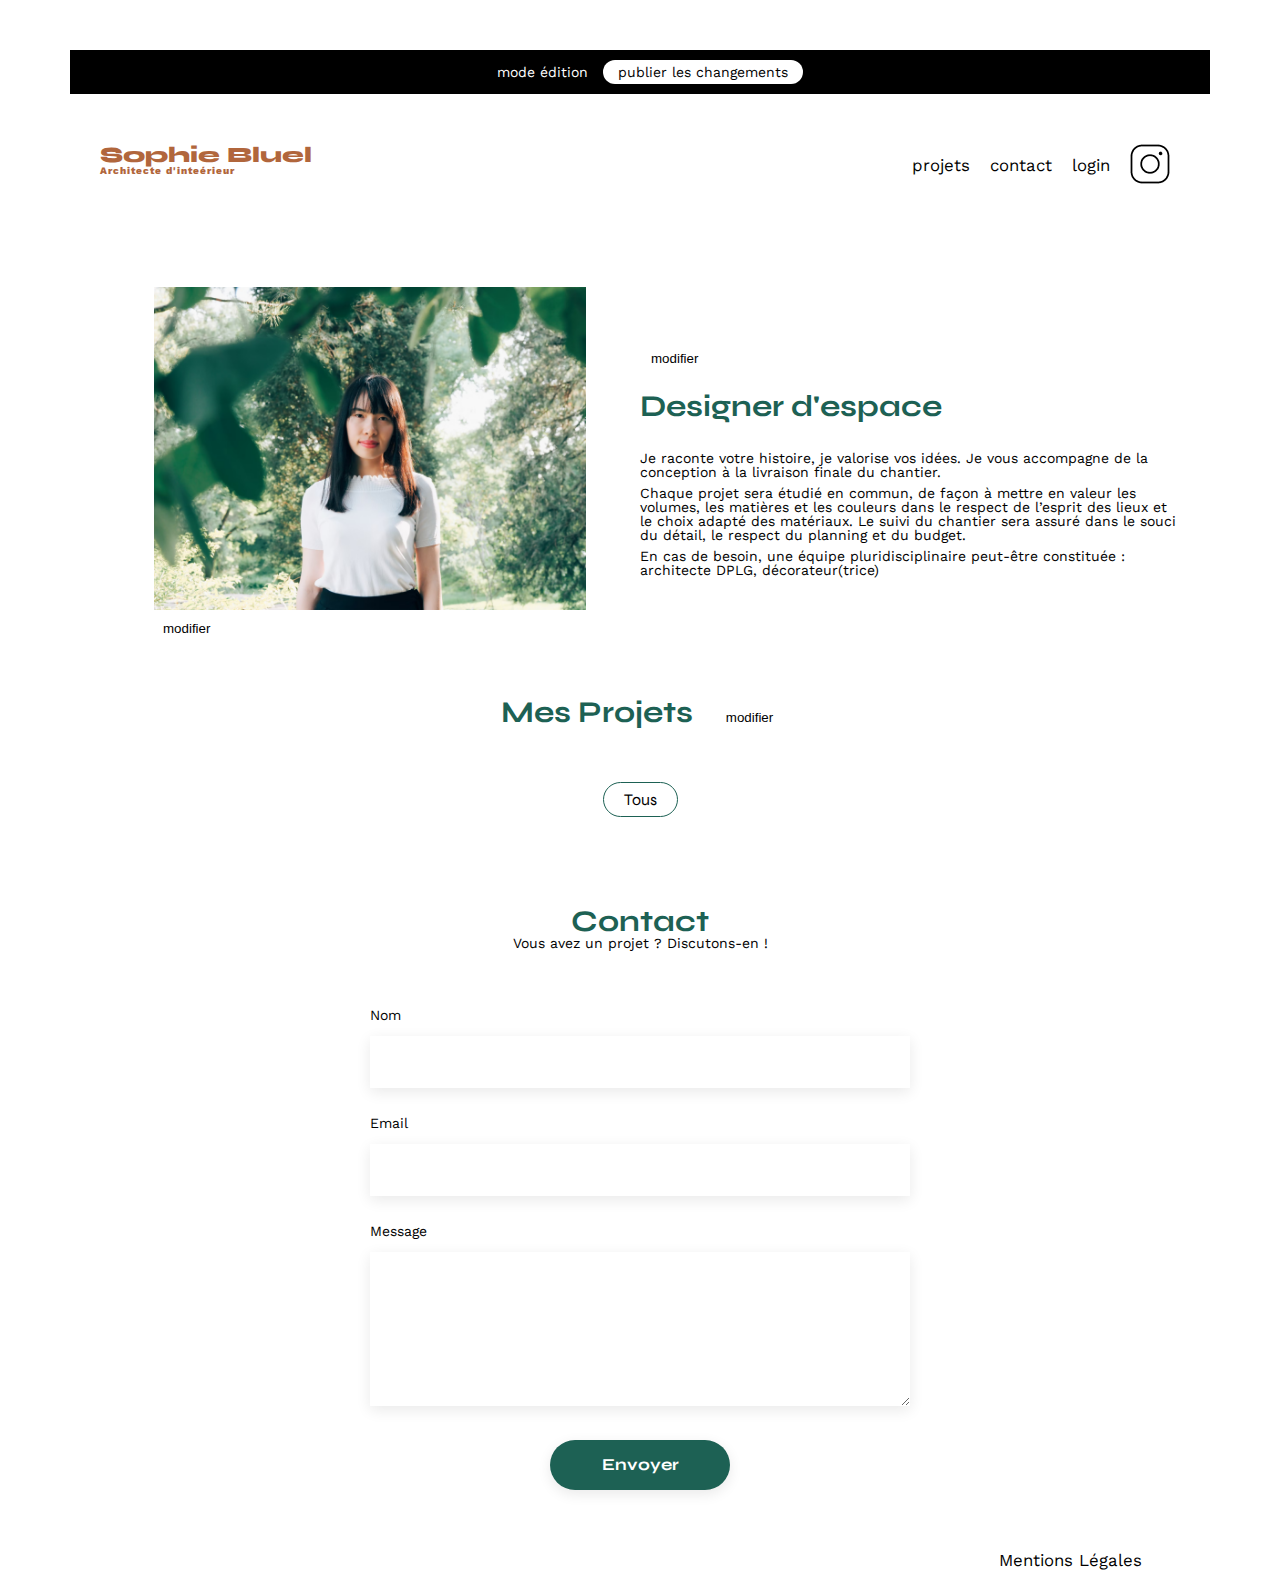
<file: index.html>
<!DOCTYPE html>
<html lang="fr">
<head>
	<meta charset="UTF-8">
	<title>Sophie Bluel - Architecte d'intérieur</title>
	<meta name="viewport" content="width=device-width, initial-scale=1.0">
	<link rel="preconnect" href="https://fonts.googleapis.com">
	<link rel="preconnect" href="https://fonts.gstatic.com" crossorigin>
	<link href="https://fonts.googleapis.com/css2?family=Syne:wght@700;800&family=Work+Sans&display=swap" rel="stylesheet">
	<meta name="description" content="">
	<link rel="stylesheet" href="./assets/style.css">
	<link rel="stylesheet" href="https://cdnjs.cloudflare.com/ajax/libs/font-awesome/6.1.2/css/all.min.css" integrity="sha512-1sCRPdkRXhBV2PBLUdRb4tMg1w2YPf37qatUFeS7zlBy7jJI8Lf4VHwWfZZfpXtYSLy85pkm9GaYVYMfw5BC1A==" crossorigin="anonymous" referrerpolicy="no-referrer" />
	
</head>
	<body>
		<header>
			<div class="barre-noir">
				<p class="btn-noir"><i class="fa-regular fa-pen-to-square"></i>mode édition</p>
				<p class="btn-blanc">publier les changements</p>
			</div>
			<div class="div-header">
				<h1>Sophie Bluel <span>Architecte d'inteérieur</span></h1>
				<nav>
					<ul>
						<li>projets</li>
						<li>contact</li>
						<li><a href="login.html">login</a></li>
						<li><img src="./assets/icons/instagram.png" alt="Instagram"></li>
					</ul>
				</nav>
			</div>
		</header>
		<main>
			<section id="introduction">
				<figure>
					<img src="./assets/images/sophie-bluel.png" alt="" class="imgIntroduction">
					<button class="mode-admin js-modal btn-modif1" href="#modal1" ><i class="fa-regular fa-pen-to-square"></i>modifier</button>
				</figure>
				<article>
					<button class="mode-admin js-modal btn-modif2"><i class="fa-regular fa-pen-to-square"></i>modifier</button>
					<h2>Designer d'espace</h2>
					<p>Je raconte votre histoire, je valorise vos idées. Je vous accompagne de la conception à la livraison finale du chantier.</p>
					<p>Chaque projet sera étudié en commun, de façon à mettre en valeur les volumes, les matières et les couleurs dans le respect de l’esprit des lieux et le choix adapté des matériaux. Le suivi du chantier sera assuré dans le souci du détail, le respect du planning et du budget.</p>
					<p>En cas de besoin, une équipe pluridisciplinaire peut-être constituée : architecte DPLG, décorateur(trice)</p>
				</article>
			</section>
			<section id="portfolio">
				<h2>Mes Projets <button class="mode-admin js-modal btn-modif3"><i class="fa-regular fa-pen-to-square"></i>modifier</button></h2>
				<div class="modal1 hide">
					<div class="modal-content">
						<div class="modal-header">
							<button class="fermerbt"><i class="fa-solid fa-xmark"></i></button>
						</div>
						<div class="titre">
							<h3 >Galerie photo</h3>
						</div>
						<div class="modal-body" id="body-modal">

						</div>
						<div class="modal-footer">
							<button class="bouton-ajout">Ajouter une photo</button>
							<button class="bouton-suppression">Supprimer la galerie</button>
						</div>
					</div>
				</div>
				<div class="modal2 hide">
					<form class="modal2-content">
						<div class="modal2-header">
							<button class="retour"><i class="fa-solid fa-arrow-left"></i></button>
							<button class="fermerbt2"><i class="fa-solid fa-xmark"></i></button>
						</div>
						<div class="titre">
							<h3 >Ajout photo</h3>
						</div>
						<div class="modal2-body" >
							<div class="formulaire-modal2">
								<div class="chargerImg">
									<div class="contenueImg">
										<i class="fa-regular fa-image iconeImg"></i>
										<label for="image" class="label-file">+ Ajouter photo</label>
										<input type="file" id="image" name="imageInput" accept="image/png, image/jpg">
										<p>jpg., png : 4mo max</p>
									</div>
									<div id="imgSelect" class="hide">
										<img class="imageSelectionnee" alt="image">
									</div>
								</div>
								<label for="titreInput">Titre</label>
								<input type="text" name="titreInput" id="title">
								<label for="categorieInput">Catégorie</label>
								<select name="categorieInput" id="category">
									<option value=""></option>
								</select>
							</div>
						</div>
						<div class="modal-footer">
							<input type="submit" value="Valider" class="bouton-valider" disabled="">
						</div>
					</form>
				</div>
				<div class="filtres">
					<button data-categoryId="0">Tous</button>
				</div>
				<br>
				<div class="gallery">
				</div>
			</section>
			<section id="contact">
				<h2>Contact</h2>
				<p>Vous avez un projet ? Discutons-en !</p>
				<form action="#" method="post">
					<label for="name">Nom</label>
					<input type="text" name="name">
					<label for="email">Email</label>
					<input type="email" name="email">
					<label for="message">Message</label>
					<textarea name="message" id="message" cols="30" rows="10"></textarea>
					<input type="submit" value="Envoyer">
				</form>
			</section>
		</main>
		<footer>
			<nav>
				<ul>
					<li>Mentions Légales</li>
				</ul>
			</nav>
		</footer>
		<script type="module" src="js/script.js" defer></script>
	</body>
</html>
</file>
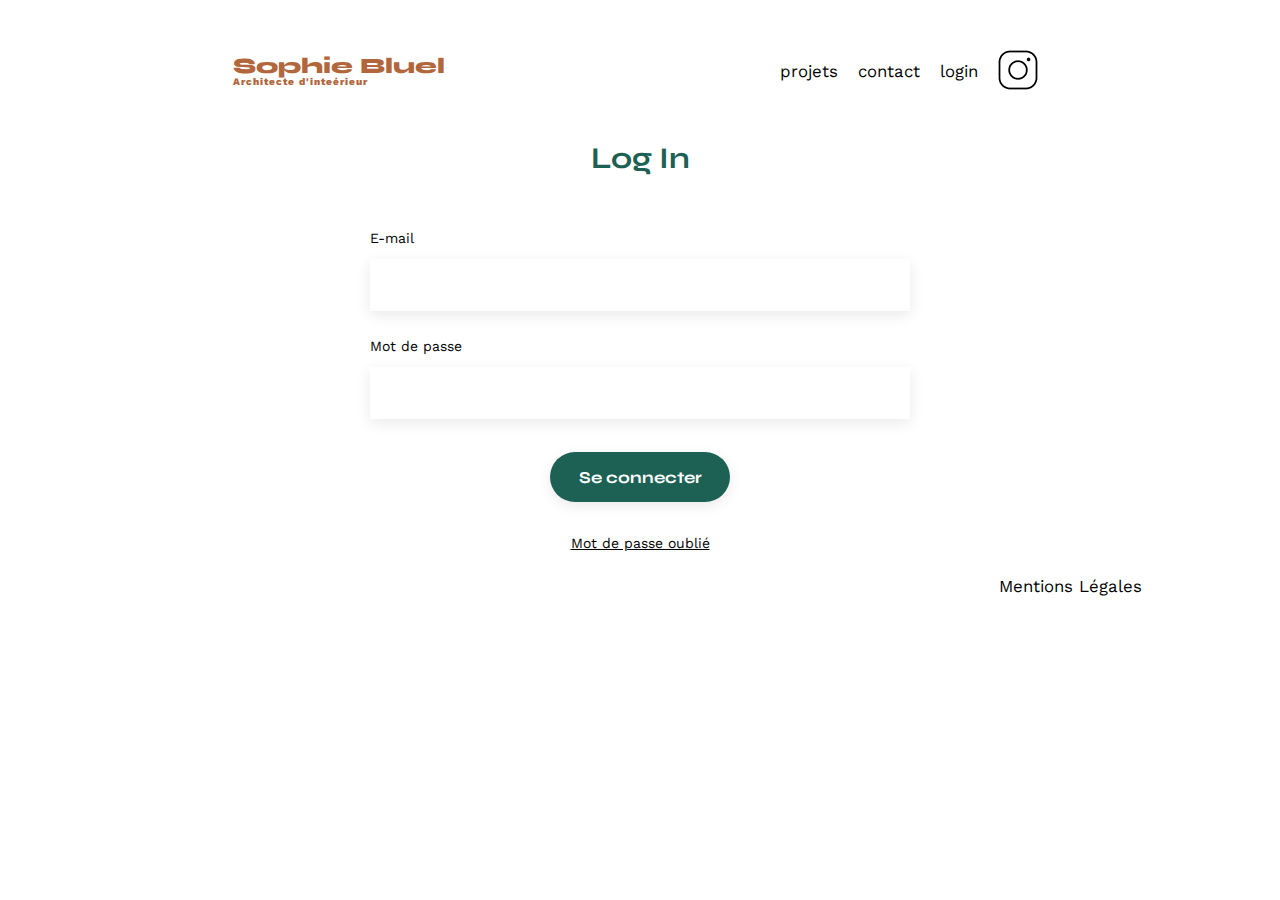
<file: login.html>
<!DOCTYPE html>
<html lang="fr">
<head>
    <meta charset="UTF-8">
    <title>Sophie Bluel - Login</title>
    <meta http-equiv="X-UA-Compatible" content="IE=edge">
    <meta name="viewport" content="width=device-width, initial-scale=1.0">
    <link rel="preconnect" href="https://fonts.googleapis.com">
	<link rel="preconnect" href="https://fonts.gstatic.com" crossorigin>
	<link href="https://fonts.googleapis.com/css2?family=Syne:wght@700;800&family=Work+Sans&display=swap" rel="stylesheet">
	<meta name="description" content="">
	<link rel="stylesheet" href="./assets/style.css">
</head>
    <body>
        <header id="header-login">
            <h1>Sophie Bluel <span>Architecte d'inteérieur</span></h1>
            <nav>
                <ul>
                    <li>projets</li>
                    <li>contact</li>
                    <li>login</li>
                    <li><img src="./assets/icons/instagram.png" alt="Instagram"></li>
                </ul>
            </nav>
        </header>
        <main>
            <section id="login">
                <h2>Log In</h2>
                <form class="formulaire-login" method="post">
                    <label for="email">E-mail</label>
                    <input type="email" name="email" id="email">
                    <label for="text">Mot de passe</label>
                    <input type="text" name="password" id="password">
                    <input type="submit" value="Se connecter">
                </form>
                <p><a href="#">Mot de passe oublié</a></p>
            </section>
        </main>
        <footer>
            <nav>
                <ul>
                    <li>Mentions Légales</li>
                </ul>
            </nav>
        </footer>
        <script type="module" src="js/login.js" defer></script>    
    </body>
</html>
</file>
<file: assets/style.css>
/* http://meyerweb.com/eric/tools/css/reset/
   v2.0 | 20110126
   License: none (public domain)
*/

html, body, div, span, applet, object, iframe,
h1, h2, h3, h4, h5, h6, p, blockquote, pre,
a, abbr, acronym, address, big, cite, code,
del, dfn, em, img, ins, kbd, q, s, samp,
small, strike, strong, sub, sup, tt, var,
b, u, i, center,
dl, dt, dd, ol, ul, li,
fieldset, form, label, legend,
table, caption, tbody, tfoot, thead, tr, th, td,
article, aside, canvas, details, embed,
figure, figcaption, footer, header, hgroup,
menu, nav, output, ruby, section, summary,
time, mark, audio, video {
	margin: 0;
	padding: 0;
	border: 0;
	font-size: 100%;
	font: inherit;
	vertical-align: baseline;
}
/* HTML5 display-role reset for older browsers */
article, aside, details, figcaption, figure,
footer, header, hgroup, menu, nav, section {
	display: block;
}
main, footer{
	margin: 0 30px;
}
body {
	line-height: 1;
}
ol, ul {
	list-style: none;
}
blockquote, q {
	quotes: none;
}
blockquote:before, blockquote:after,
q:before, q:after {
	content: '';
	content: none;
}
table {
	border-collapse: collapse;
	border-spacing: 0;
}
/** end reset css**/
body {
	max-width: 1140px;
	margin:auto;
	font-family: 'Work Sans' ;
	font-size: 14px;
}
header {
	display: flex;
	margin: 50px 0;
	flex-direction: column;
}
.barre-noir{
	width: 100%;
    display: flex;
    flex-direction: row;
    justify-content: center;
	background-color: black;
    color: white;
	padding: 10px 0px;
}
.btn-noir{
	margin: 5px 15px;
}
.btn-blanc{
	padding: 5px 15px;
    background-color: white;
    color: black;
    border-radius: 15px;
}
.div-header{
	display: flex;
    justify-content: space-between;
    margin: 50px 30px;
}
section {
	margin: 50px 0
}
h1{
	display: flex;
	flex-direction: column;
	font-family: 'Syne';
	font-size: 22px;
	font-weight: 800;
	color: #B1663C
}
h1 > span {
	font-family: 'Work Sans';
	font-size:10px;
	letter-spacing: 0.1em;
}
h2{
	font-family: 'Syne';
	font-weight: 700;
	font-size: 30px;
	color: #1D6154
}
nav ul {
	display: flex;
	align-items: center;
	list-style-type: none;

}
nav li {
	padding: 0 10px;
	font-size: 1.2em;
}
li:hover, li a:hover {
	color: #B1663C;
}
li a{
	text-decoration: blink;
	color: black;
}
#introduction {
	display: flex;
	align-items: center;
}
#introduction figure  {
	flex: 1
}
#introduction img {
	display: block;
	margin: auto;
	width: 80%;
}
#introduction article {
	flex: 1;
	display: flex;
	flex-direction: column;
    align-items: flex-start;
}
.fa-regular{
	margin-right: 5px;
}
.js-modal{
	border: none;
	background-color: white;
}
.btn-modif1{
	margin: 10px 52px;
}
.btn-modif2{
	padding-bottom: 25px;
}
.btn-modif3{
	margin-left: 15px;
}
#introduction h2 {
	margin-bottom: 1em;
}
#introduction p {
	margin-bottom: 0.5em;
}
#portfolio h2 {
	text-align: center;
	margin-bottom: 1em;
}
/** Code ajouter pour le style de filtre **/ 
.filtres {
	display: flex;
    flex-wrap: nowrap;
    flex-direction: row;
    justify-content: center;
}
.filtres button{
	font-family: 'Syne';
	font-size: 16px;
	border: 1px solid #1D6154;
	border-radius: 25px 25px;
	padding: 7px 20px;
	margin: 25px 6px;
	background-color: white;
}
.filtres button:focus {
	background-color: #1D6154;
	color: white;
}
/** Fin d'ajoute de code de style pour les filtres **/
.gallery {
	width: 100%;
	display: grid;
	grid-template-columns: 1fr 1fr 1fr;
	grid-column-gap: 20px;
	grid-row-gap: 20px;
}
.gallery img {
	width: 100%;
}
#header-login{
	display: flex;
    margin: 50px 0;
    flex-direction: row;
    justify-content: space-around;
    align-items: center;
}
#contact, #login {
	width: 50%;
	margin: auto;
}
#contact > *, #login  {
	text-align: center;
}
#contact h2 + #login h2 {
	margin-bottom: 20px;
}
#contact form, #login form{
	text-align: left;
	margin-top:30px;
	display: flex;
	flex-direction: column;
}
#contact input, #login input{
	height: 50px;
	font-size: 1.2em;
	border: none;
	box-shadow: 0px 4px 14px rgba(0, 0, 0, 0.09);
}
#contact label, #login label{
	margin: 2em 0 1em 0;
}
#contact textarea{
	border: none;
	box-shadow: 0px 4px 14px rgba(0, 0, 0, 0.09);
}
#login a {
	color: black;
}
input[type="submit"]{
	font-family: 'Syne';
	font-weight: 700;
	color: white;
	background-color: #1D6154;
	margin : 2em auto ;
	width: 180px;
	text-align: center;
	border-radius: 60px ;
}
footer nav ul {
	display: flex;
	justify-content: flex-end;
	margin: 2em
}
/* Style modales */
.modal-header{
	display: flex;
	flex-direction: column;
	align-items: flex-end;
}
.modal2-header{
	display: flex;
    flex-direction: row;
    flex-wrap: nowrap;
    justify-content: space-between;	
}
.fermerbt, .retour, .fermerbt2{
	border: none;
	background: none;
}
.titre {
	display: flex;
    flex-direction: row;
    justify-content: center;
    font-size: 26px;
    margin: 15px 0;
}
.modal-body{
    display: flex;
    flex-flow: row wrap;
    margin: 0 15px;
	border-bottom: 1px solid black;
	padding-bottom: 10px;
}
#body-modal figure{
	width: 20%;
    height: auto;
    max-width: 100%;
	flex: 0;
    margin: 5px;
	display: flex;
    flex-direction: column;
	align-items: flex-end;
}
.editer{
	padding-right: 24px;
}

#body-modal > figure > img{
	width: 65px;
    height: 80px;
	object-fit: cover;
}
#body-modal figure:hover p.fleche{
	opacity: 1;
	visibility: visible;
}
.fleche{
	opacity: 1;
	background: black;
    color: white;
    border-radius: 3px;
    font-size: 8px;
    padding: 3px 3px;
    position: absolute;
    margin: 2px 21px 2px 0;
	visibility: hidden;
}
.btn-poubelle{
	background: black;
    color: white;
    border-radius: 3px;
    font-size: 8px;
    padding: 3px 4px;
	position: absolute;
	margin: 2px;
	border: none;
}
.modal-footer{
	display: flex;
	flex-direction: column;
	align-items: center;
}
.bouton-ajout{
	font-family: 'Syne';
	color: white;
    background-color: #1D6154;
    margin: 15px auto;
    width: 180px;
    height: 36px;
	border-radius: 60px ;
	border: none;
}
.bouton-suppression{
	background: none;
    border: none;
    color: red;
    font-size: 13px;
}
.modal1 {
	position: fixed;
	background-color: rgba(0, 0, 0, 0.308);
	left: 0;
	top: 0;
	width: 100%;
	height: 100%;
	z-index: 9998;
	display: flex;
	align-items: center;
	justify-content: center;
	animation: fadeIn .3s both;
}
.modal1.hide{
	display: none;
}
.modal-content{
    background-color: #FFF;
    width: 29%;
    height: 470px;
    padding: 30px 30px;
    border-radius: 10px;
    display: flex;
    flex-direction: column;
    justify-content: space-evenly;
}
@keyframes fadeIn {
	from { opacity: 0; }
	to { opacity: 1; }
}
.modal2{
	position: fixed;
	left: 0;
	top: 0;
	width: 100%;
	height: 100%;
	z-index: 9999;
	display: flex;
	align-items: center;
	justify-content: center;
}
.modal2.hide{
	display: none;
}
.modal2-body{
	margin: 0 15px;
	border-bottom: 1px solid black;
	padding-bottom: 30px;
}
.modal2-content{
	background-color: #FFF;
	width: 29%;
    height: 470px;
    padding: 30px 30px;
    border-radius: 10px;
	display: flex;
	flex-direction: column;
	justify-content: space-evenly;
}
.formulaire-modal2{
	display: flex;
    flex-direction: column;
    align-items: flex-start;
}
.formulaire-modal2 label{
	margin: 10px 0;
}
#category{
	height: 29px;
    width: 102%;
	box-shadow: 0px 4px 14px rgba(0, 0, 0, 0.09);
    border: none;
	background-color: white;
}
#title{
	width: 100%;
    height: 25px;
    box-shadow: 0px 4px 14px rgba(0, 0, 0, 0.09);
    border: none;
}
input[type="submit"].bouton-valider{
	font-family: 'Syne';
	color: white;
    background-color: #1D6154;
    margin: 20px auto;
    width: 180px;
    height: 36px;
	border-radius: 60px ;
	border: none;
}
input[type="submit"].bouton-valider[disabled]{
	background-color: #A7A7A7;
}
.chargerImg{
	width: 100%;
    height: 150px;
    background-color: #E8F1F6;
    display: flex;
    flex-direction: row;
    flex-wrap: nowrap;
	justify-content: center;
    align-items: center;
	border-radius: 5px;
}
.chargerImg input {
	font-size: 10px;
}
.chargerImg p {
	font-size: 10px;
}
.iconeImg{
	font-size: 40px;
}
.label-file {
    cursor: pointer;
    color: #306685;
    background-color: #CBD6DC;
    border-radius: 50px;
    padding: 6px 15px;
}
.imageSelectionnee{
	width: 75%;
    height: 150px;
    object-fit: cover;
}
.contenueImg{
	display: flex;
    flex-direction: column;
    flex-wrap: nowrap;
    justify-content: center;
    align-items: center;
}
#image{
	display: none;
}
.contenueImg.hide{
	display: none;
}
#imgSelect{
	display: flex;
    flex-direction: row;
    justify-content: center;
}
#imgSelect.hide{
	display: none;
}
</file>
